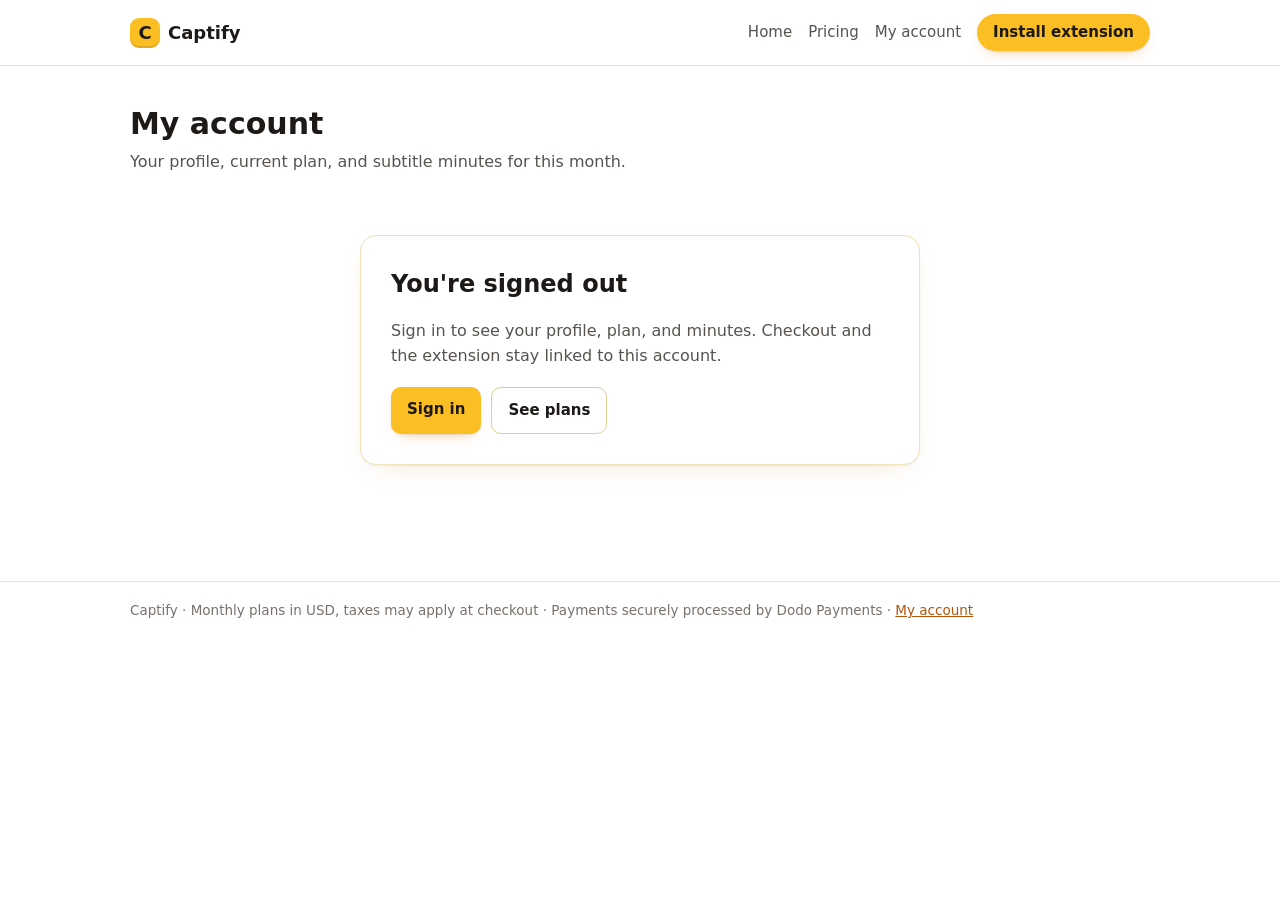
<file: account.html>
<!doctype html>
<html lang="en">
<head>
  <meta charset="utf-8" />
  <meta name="viewport" content="width=device-width, initial-scale=1" />
  <title>Captify — My account</title>
  <meta name="description" content="Your Captify profile: name, email, current plan and subtitle minutes quota." />
  <link rel="stylesheet" href="styles.css" />
</head>
<body>
  <header class="site-head">
    <div class="wrap">
      <a class="brand" href="index.html"><span class="brand-mark">C</span>Captify</a>
      <nav>
        <a href="index.html">Home</a>
        <a href="pricing.html">Pricing</a>
        <a href="account.html" aria-current="page">My account</a>
        <a data-webstore class="nav-cta" href="https://chromewebstore.google.com/" target="_blank" rel="noopener">Install extension</a>
      </nav>
    </div>
  </header>

  <main class="wrap account">
    <section class="hero hero-narrow">
      <h1>My account</h1>
      <p>Your profile, current plan, and subtitle minutes for this month.</p>
    </section>

    <div id="account-loading" class="plans-loading" aria-live="polite">
      <div class="spinner" aria-hidden="true"></div>
      <p>Loading your account…</p>
    </div>

    <!-- Signed out: gate before any profile renders. -->
    <section id="account-signedout" class="status-card" hidden>
      <h1>You're signed out</h1>
      <p>Sign in to see your profile, plan, and minutes. Checkout and the extension stay linked to this account.</p>
      <div class="actions">
        <a id="account-signin" class="btn btn-primary" href="signin.html">Sign in</a>
        <a class="btn btn-ghost" href="pricing.html">See plans</a>
      </div>
    </section>

    <div id="account-views" hidden>
      <!-- Profile: name, email, membership. Painted from the Supabase user. -->
      <section class="card account-profile" aria-label="Profile">
        <div class="account-identity">
          <span id="account-avatar" class="avatar" aria-hidden="true">C</span>
          <div>
            <h2 id="account-name">–</h2>
            <p id="account-email" class="account-email">–</p>
          </div>
          <span id="account-verified" class="pill" hidden></span>
        </div>
        <dl class="account-rows">
          <div>
            <dt>Member since</dt>
            <dd id="account-created">–</dd>
          </div>
          <div>
            <dt>User ID</dt>
            <dd><code id="account-id">–</code></dd>
          </div>
        </dl>
      </section>

      <!-- Plan: matched against the live catalog by name (same rule as
           pricing.js); falls back to the quota snapshot when offline. -->
      <section class="card" aria-label="Current plan">
        <p class="card-kicker">Current plan</p>
        <h2 id="plan-name">–</h2>
        <p id="plan-tagline" class="muted">–</p>
        <p id="plan-price" class="plan-price">–</p>
        <div class="actions">
          <a class="btn btn-primary" href="pricing.html">Manage plan</a>
          <a data-webstore class="btn btn-ghost" href="https://chromewebstore.google.com/" target="_blank" rel="noopener">Install extension</a>
        </div>
      </section>

      <!-- Quota: billed in whole subtitle seconds (see backend quota.py);
           shown here in minutes. Resets on the 1st of each month. -->
      <section class="card" aria-label="Minutes usage">
        <p class="card-kicker">Minutes this month</p>
        <div id="quota-body">
          <p class="quota-numbers"><strong id="quota-used">–</strong> of <span id="quota-limit">–</span> min used</p>
          <div class="quota-bar" role="progressbar" aria-label="Subtitle minutes used" aria-valuemin="0" aria-valuemax="100" aria-valuenow="0" id="quota-bar">
            <span id="quota-fill"></span>
          </div>
          <p id="quota-remaining" class="muted">–</p>
          <p class="muted small">Minutes reset on the 1st of each month. Silent stretches and failed sessions bill 0.</p>
        </div>
        <div id="quota-error" hidden>
          <p class="form-error">Usage couldn't load. Check your connection and try again.</p>
          <div class="actions">
            <button id="quota-retry" class="btn btn-ghost" type="button">Retry</button>
          </div>
        </div>
      </section>

      <section class="account-signout">
        <button id="account-signout" class="btn btn-ghost" type="button">Sign out</button>
      </section>
    </div>
  </main>

  <footer class="site-foot">
    <div class="wrap">
      Captify · Monthly plans in USD, taxes may apply at checkout ·
      Payments securely processed by Dodo Payments ·
      <a href="account.html">My account</a>
    </div>
  </footer>

  <script src="site-config.js"></script>
  <script src="auth.js"></script>
  <script src="account.js"></script>
</body>
</html>
</file>
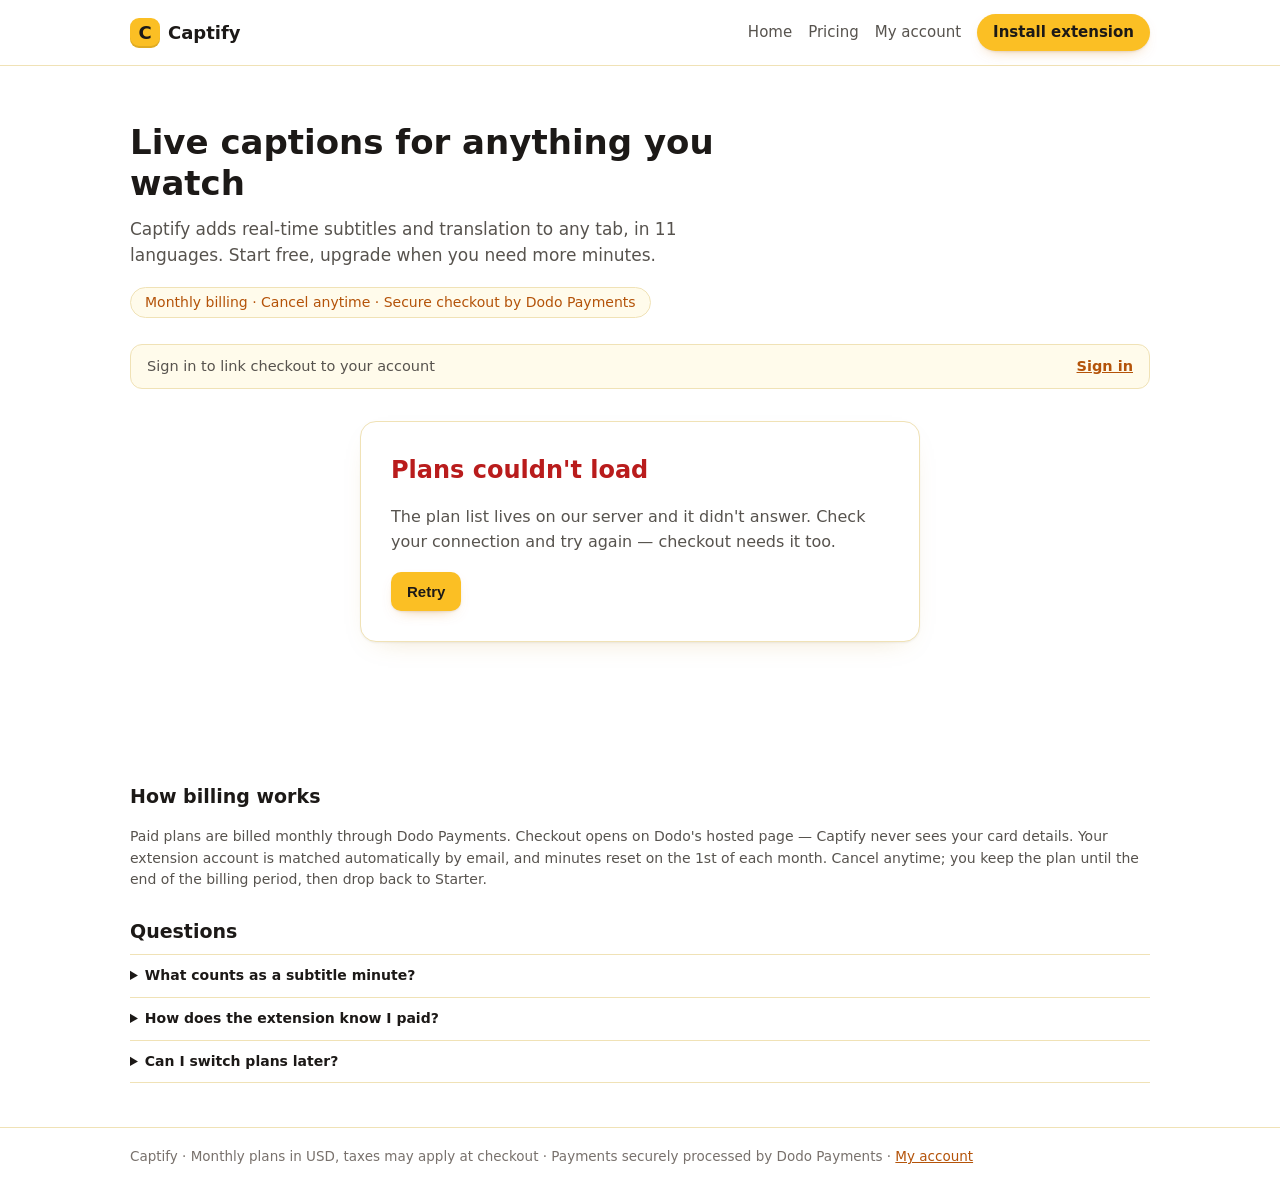
<file: pricing.html>
<!doctype html>
<html lang="en">
<head>
  <meta charset="utf-8" />
  <meta name="viewport" content="width=device-width, initial-scale=1" />
  <title>Captify — Plans &amp; Pricing</title>
  <meta name="description" content="Captify plans: live captions and translations for anything you watch. Monthly billing via Dodo Payments." />
  <link rel="stylesheet" href="styles.css" />
</head>
<body>
  <header class="site-head">
    <div class="wrap">
      <a class="brand" href="index.html"><span class="brand-mark">C</span>Captify</a>
      <nav>
        <a href="index.html">Home</a>
        <a href="pricing.html">Pricing</a>
        <a href="account.html">My account</a>
        <a data-webstore class="nav-cta" href="https://chromewebstore.google.com/" target="_blank" rel="noopener">Install extension</a>
      </nav>
    </div>
  </header>

  <main class="wrap">
    <section class="hero">
      <h1>Live captions for anything you watch</h1>
      <p>
        Captify adds real-time subtitles and translation to any tab, in
        11 languages. Start free, upgrade when you need more minutes.
      </p>
      <span class="billing-note">Monthly billing · Cancel anytime · Secure checkout by Dodo Payments</span>
    </section>

    <div class="account-bar" aria-live="polite">
      <span id="account-status">Checking sign-in…</span>
      <a id="account-action" href="signin.html">Sign in</a>
    </div>

    <!-- Cards render here from GET /api/v1/plans (DB-driven catalog):
         pricing.js builds one article.plan per row, highlights the
         signed-in account's current plan, and disables downgrades. -->
    <div id="plans-loading" class="plans-loading" aria-live="polite">
      <div class="spinner" aria-hidden="true"></div>
      <p>Loading plans…</p>
    </div>

    <div id="plans-error" class="status-card" hidden>
      <h1><span class="err">Plans couldn't load</span></h1>
      <p>The plan list lives on our server and it didn't answer. Check your connection and try again — checkout needs it too.</p>
      <div class="actions">
        <button id="plans-retry" class="btn btn-primary" type="button">Retry</button>
      </div>
    </div>

    <section class="plans" id="plans" aria-label="Plans" aria-live="polite"></section>

    <section class="fineprint">
      <h2>How billing works</h2>
      <p>
        Paid plans are billed monthly through Dodo Payments. Checkout opens on
        Dodo's hosted page — Captify never sees your card details. Your
        extension account is matched automatically by email, and minutes reset
        on the 1st of each month. Cancel anytime; you keep the plan until the
        end of the billing period, then drop back to Starter.
      </p>
      <div class="faq">
        <h2>Questions</h2>
        <details>
          <summary>What counts as a subtitle minute?</summary>
          <p>One minute of audio Captify captions for you, billed in whole
          seconds. Silent stretches and failed sessions bill 0.</p>
        </details>
        <details>
          <summary>How does the extension know I paid?</summary>
          <p>Sign in on this page before checking out and the plan is linked
          to your account automatically — you can pay with any email. Dodo
          notifies our server, which moves your account to the new plan,
          usually within a minute. Reopen the extension menu to see it.</p>
        </details>
        <details>
          <summary>Can I switch plans later?</summary>
          <p>Yes. Upgrading applies immediately; downgrading takes effect at
          the next billing date.</p>
        </details>
      </div>
    </section>
  </main>

  <footer class="site-foot">
    <div class="wrap">
      Captify · Monthly plans in USD, taxes may apply at checkout ·
      Payments securely processed by Dodo Payments ·
      <a href="account.html">My account</a>
    </div>
  </footer>

  <script src="site-config.js"></script>
  <script src="auth.js"></script>
  <script src="pricing.js"></script>
</body>
</html>
</file>
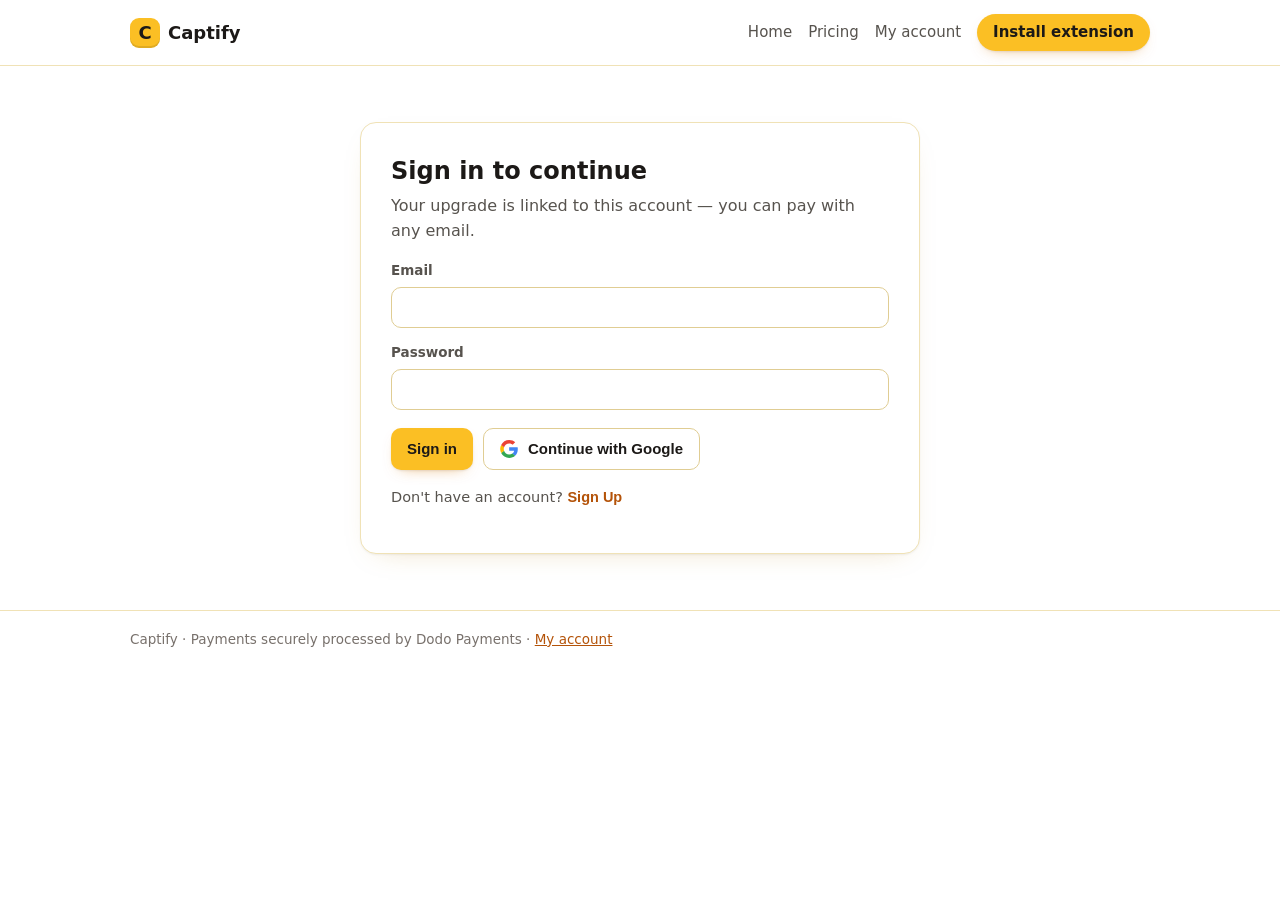
<file: signin.html>
<!doctype html>
<html lang="en">
<head>
  <meta charset="utf-8" />
  <meta name="viewport" content="width=device-width, initial-scale=1" />
  <title>Captify — Sign in</title>
  <meta name="description" content="Sign in to Captify to upgrade your plan. Checkout is linked to your account." />
  <link rel="stylesheet" href="styles.css" />
</head>
<body>
  <header class="site-head">
    <div class="wrap">
      <a class="brand" href="index.html"><span class="brand-mark">C</span>Captify</a>
      <nav>
        <a href="index.html">Home</a>
        <a href="pricing.html">Pricing</a>
        <a href="account.html">My account</a>
        <a data-webstore class="nav-cta" href="https://chromewebstore.google.com/" target="_blank" rel="noopener">Install extension</a>
      </nav>
    </div>
  </header>

  <main class="wrap">
    <section class="status-card" aria-live="polite">
      <!-- Shown while the page decides: Google return, existing session. -->
      <div id="signin-loading">
        <h1>Sign in to Captify</h1>
        <div class="spinner" aria-hidden="true"></div>
        <p>Checking your session…</p>
      </div>

      <div id="signin-form-wrap" hidden>
        <h1 id="signin-title">Sign in to continue</h1>
        <p id="signin-subtitle">Your upgrade is linked to this account — you can pay with any email.</p>
        <form id="signin-form" novalidate>
          <div id="signin-name-row" hidden>
            <label class="field">
              <span>First name</span>
              <input id="signin-firstname" type="text" autocomplete="given-name" />
            </label>
            <label class="field">
              <span>Last name</span>
              <input id="signin-lastname" type="text" autocomplete="family-name" />
            </label>
          </div>
          <label class="field">
            <span>Email</span>
            <input id="signin-email" type="email" required autocomplete="email" />
          </label>
          <label class="field">
            <span>Password</span>
            <input id="signin-password" type="password" required autocomplete="current-password" minlength="6" />
          </label>
          <p id="signin-error" class="form-error" hidden></p>
          <div class="actions">
            <button id="signin-submit" class="btn btn-primary" type="submit">Sign in</button>
            <button id="signin-google" class="btn btn-ghost btn-google" type="button"><img src="icons/google.svg" alt="" aria-hidden="true" /> Continue with Google</button>
          </div>
        </form>
        <p class="switch-line">
          <span id="signin-toggle-message">Don't have an account?</span>
          <button id="signin-toggle" class="linklike" type="button">Sign Up</button>
        </p>
      </div>

      <div id="signin-done" hidden>
        <h1><span class="ok">Signed in</span></h1>
        <p id="signin-welcome"></p>
        <div class="actions">
          <button id="signin-continue" class="btn btn-primary" type="button">Continue</button>
        </div>
      </div>
    </section>
  </main>

  <footer class="site-foot">
    <div class="wrap">Captify · Payments securely processed by Dodo Payments · <a href="account.html">My account</a></div>
  </footer>

  <script src="site-config.js"></script>
  <script src="auth.js"></script>
  <script src="signin.js"></script>
</body>
</html>
</file>
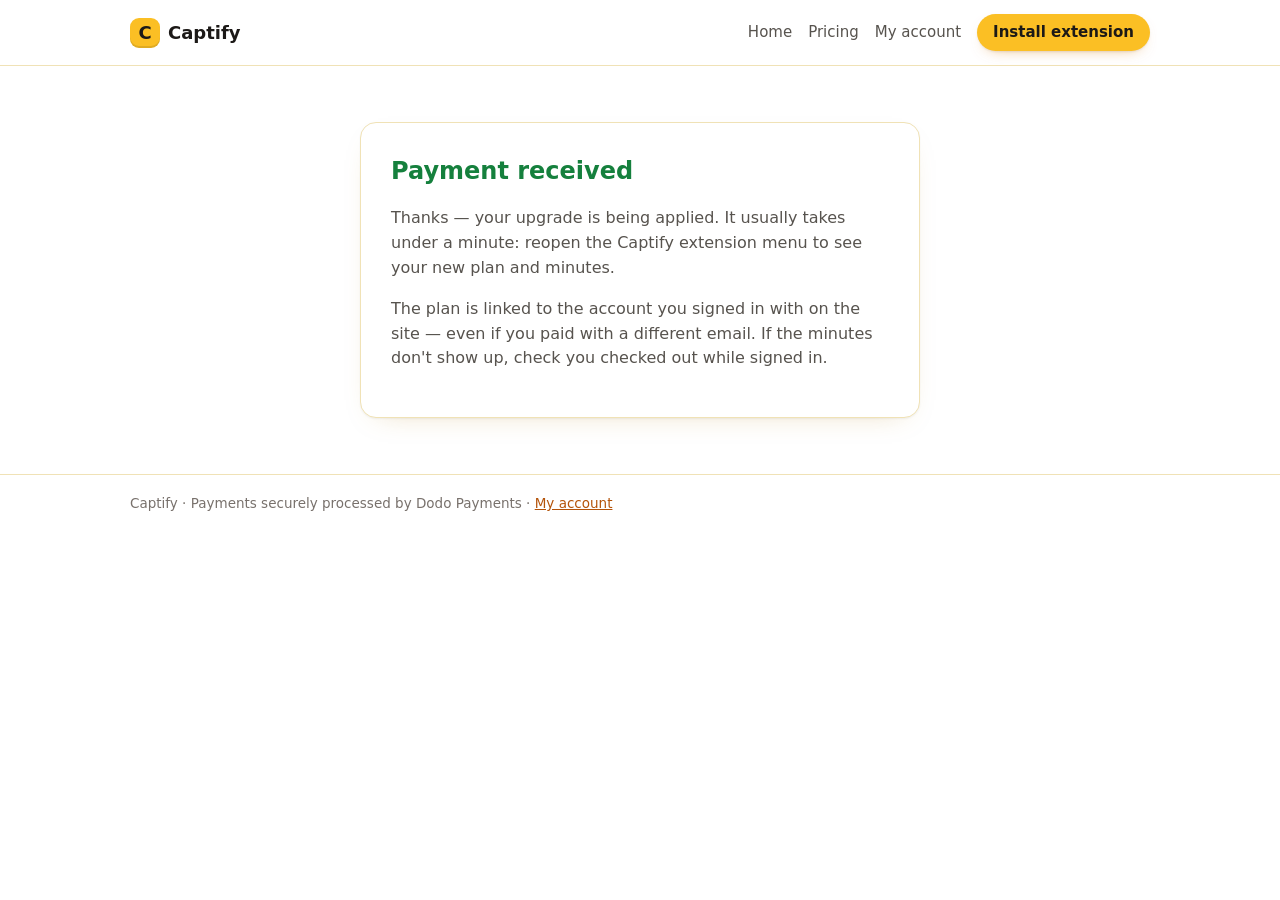
<file: success.html>
<!doctype html>
<html lang="en">
<head>
  <meta charset="utf-8" />
  <meta name="viewport" content="width=device-width, initial-scale=1" />
  <title>Captify — Payment received</title>
  <meta name="description" content="Your Captify upgrade is on its way." />
  <link rel="stylesheet" href="styles.css" />
</head>
<body>
  <header class="site-head">
    <div class="wrap">
      <a class="brand" href="index.html"><span class="brand-mark">C</span>Captify</a>
      <nav>
        <a href="index.html">Home</a>
        <a href="pricing.html">Pricing</a>
        <a href="account.html">My account</a>
        <a data-webstore class="nav-cta" href="https://chromewebstore.google.com/" target="_blank" rel="noopener">Install extension</a>
      </nav>
    </div>
  </header>

  <main class="wrap">
    <section class="status-card" aria-live="polite">
      <!-- Dodo redirects here after checkout: pricing.js passes this page as
           the required `redirect_url` on every static payment link. Dodo
           appends status/payment_id/email as query params. -->
      <div id="pay-ok">
        <h1><span class="ok">Payment received</span></h1>
        <p>
          Thanks — your upgrade is being applied. It usually takes under a
          minute: reopen the Captify extension menu to see your new plan and
          minutes.
        </p>
        <p>
          The plan is linked to the account you signed in with on the site —
          even if you paid with a different email. If the minutes don't show
          up, check you checked out while signed in.
        </p>
      </div>

      <div id="pay-issue" hidden>
        <h1><span class="err">Checkout didn't finish</span></h1>
        <p>
          The payment didn't complete. No minutes were added — you can try
          again from the pricing page.
        </p>
        <div class="actions">
          <a class="btn btn-primary" href="pricing.html">Back to plans</a>
        </div>
      </div>
    </section>
  </main>

  <footer class="site-foot">
    <div class="wrap">Captify · Payments securely processed by Dodo Payments · <a href="account.html">My account</a></div>
  </footer>

  <script>
    // Dodo appends ?status=cancelled (or an error) when checkout is
    // abandoned. Anything else means the payment went through and the
    // Dodo webhook (see EXTENSION_WIRING.md) upgrades the account.
    (function () {
      var q = {};
      try {
        String(location.search || "").replace(/^\?/, "").split("&").forEach(function (p) {
          var i = p.indexOf("=");
          if (i > 0) q[decodeURIComponent(p.slice(0, i))] = decodeURIComponent(p.slice(i + 1));
        });
      } catch (e) { /* treat as success */ }
      var s = String(q.status || q.state || "").toLowerCase();
      var bad = ["cancelled", "canceled", "failed", "error", "expired"];
      var isBad = bad.some(function (b) { return s.indexOf(b) !== -1; });
      document.getElementById("pay-ok").hidden = isBad;
      document.getElementById("pay-issue").hidden = !isBad;
    })();
  </script>
</body>
</html>
</file>
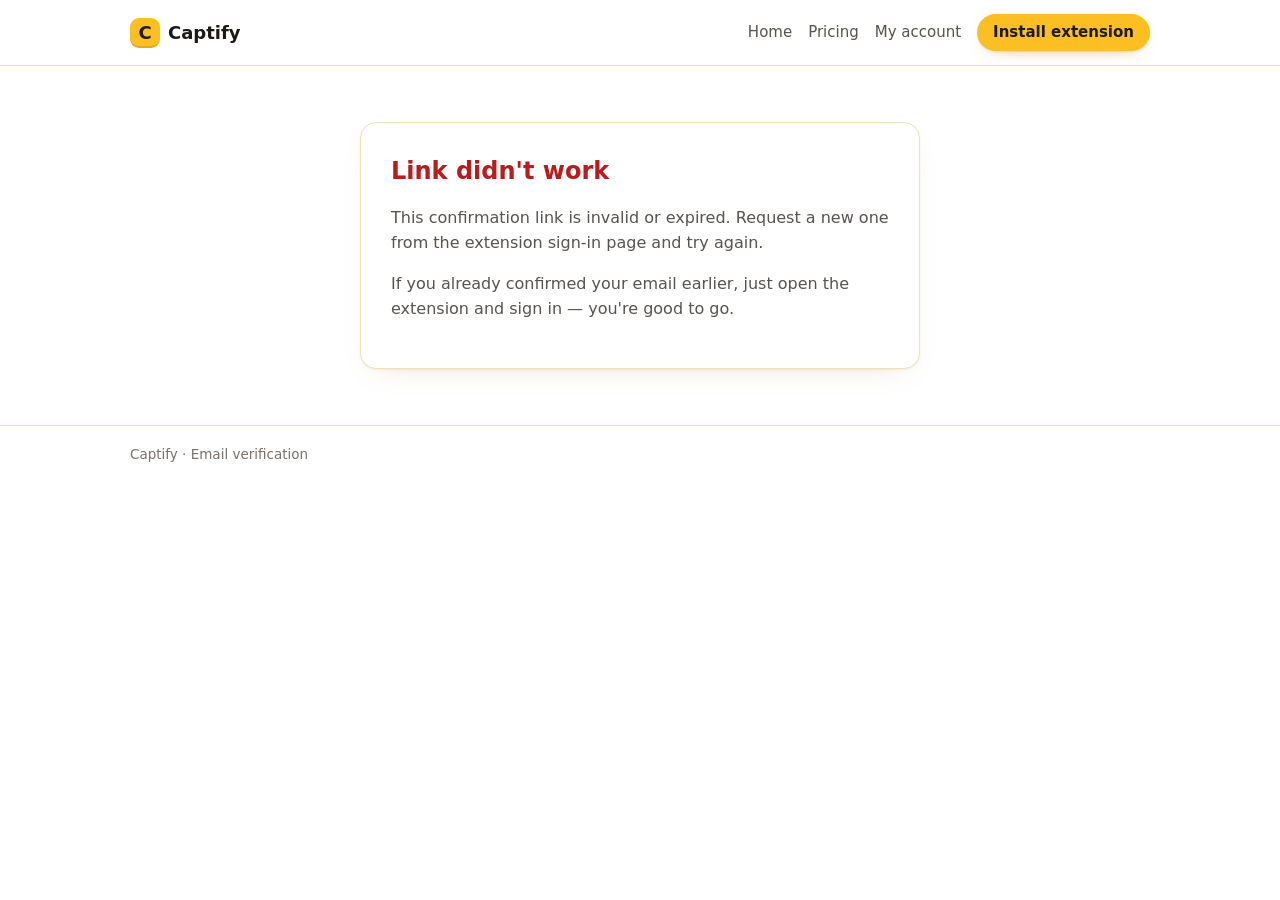
<file: verify.html>
<!doctype html>
<html lang="en">
<head>
  <meta charset="utf-8" />
  <meta name="viewport" content="width=device-width, initial-scale=1" />
  <title>Captify — Verify your email</title>
  <meta name="description" content="Confirm your Captify account email, then sign in to the extension." />
  <link rel="stylesheet" href="styles.css" />
</head>
<body>
  <header class="site-head">
    <div class="wrap">
      <a class="brand" href="index.html"><span class="brand-mark">C</span>Captify</a>
      <nav>
        <a href="index.html">Home</a>
        <a href="pricing.html">Pricing</a>
        <a href="account.html">My account</a>
        <a data-webstore class="nav-cta" href="https://chromewebstore.google.com/" target="_blank" rel="noopener">Install extension</a>
      </nav>
    </div>
  </header>

  <main class="wrap">
    <section class="status-card" aria-live="polite">
      <div id="verify-loading">
        <div class="spinner" aria-hidden="true"></div>
        <h1>Confirming your email…</h1>
        <p>One moment while we check the link from your inbox.</p>
      </div>

      <div id="verify-ok" hidden>
        <h1><span class="ok">Email verified</span></h1>
        <p id="verify-ok-text">
          Your email is confirmed. Open the Captify extension and sign in —
          captions are unlocked.
        </p>
        <div class="actions">
          <a class="btn btn-primary" href="pricing.html">See plans</a>
        </div>
      </div>

      <div id="verify-error" hidden>
        <h1><span class="err">Link didn't work</span></h1>
        <p id="verify-error-text">
          This confirmation link is invalid or expired. Request a new one from
          the extension sign-in page and try again.
        </p>
        <p>
          If you already confirmed your email earlier, just open the extension
          and sign in — you're good to go.
        </p>
      </div>
    </section>
  </main>

  <footer class="site-foot">
    <div class="wrap">Captify · Email verification</div>
  </footer>

  <script src="site-config.js"></script>
  <script src="verify.js"></script>
</body>
</html>
</file>
<file: styles.css>
/* Captify site — soft light theme: warm white + honey yellow.
   No frameworks, no build step. All dynamic pages (pricing.js cards,
   sign-in, verify, success) share these tokens. */

:root {
  --bg: #ffffff;
  --bg-soft: #fffbeb;        /* amber-50: gentle tint for bands */
  --panel: #ffffff;
  --panel-raised: #fffbeb;
  --line: #f0e2b6;           /* soft honey border */
  --line-strong: #e0cd93;
  --text: #1c1917;           /* warm near-black for headings */
  --body: #57534e;           /* warm gray for body copy */
  --muted: #78716c;          /* secondary text only, 14px+ */
  --accent: #fbbf24;         /* honey yellow fills */
  --accent-hover: #f59e0b;
  --accent-ink: #1c1917;     /* dark text on honey: high contrast */
  --accent-text: #b45309;    /* amber-700: yellow-hue text that reads on white */
  --good: #15803d;
  --good-bg: #dcfce7;
  --good-ink: #14532d;
  --bad: #b91c1c;
  --radius: 14px;
  --max: 1060px;
  --shadow-card: 0 1px 2px rgba(28, 25, 23, 0.05), 0 10px 28px -18px rgba(180, 130, 20, 0.35);
}

* { box-sizing: border-box; }

body {
  margin: 0;
  background: var(--bg);
  color: var(--body);
  font-family: system-ui, -apple-system, "Segoe UI", sans-serif;
  line-height: 1.55;
}

h1, h2, h3 { color: var(--text); }

a { color: var(--accent-text); }
a:hover { color: #92400e; }

::selection { background: #fde68a; }

:focus-visible {
  outline: 3px solid var(--accent-hover);
  outline-offset: 2px;
  border-radius: 4px;
}

.wrap {
  max-width: var(--max);
  margin: 0 auto;
  padding: 0 20px;
}

/* ---- header ---- */
.site-head {
  background: rgba(255, 255, 255, 0.92);
  border-bottom: 1px solid var(--line);
}
.site-head .wrap {
  display: flex;
  align-items: center;
  gap: 12px;
  padding-top: 14px;
  padding-bottom: 14px;
}
.brand {
  font-weight: 700;
  font-size: 18px;
  color: var(--text);
  text-decoration: none;
}
.brand-mark {
  display: inline-flex;
  align-items: center;
  justify-content: center;
  width: 30px;
  height: 30px;
  border-radius: 9px;
  background: var(--accent);
  color: var(--accent-ink);
  font-weight: 800;
  margin-right: 8px;
  box-shadow: inset 0 -2px 0 rgba(28, 25, 23, 0.12);
}
.site-head nav {
  margin-left: auto;
  display: flex;
  align-items: center;
  gap: 16px;
}
.site-head nav a {
  color: var(--body);
  text-decoration: none;
  font-size: 15px;
}
.site-head nav a:hover { color: var(--text); }
/* Navbar store button (TransParrot-style: text links + one filled CTA).
   Reads as a button but stays an <a> so it works with no JS. */
.site-head nav a.nav-cta {
  background: var(--accent);
  color: var(--accent-ink);
  font-weight: 650;
  border-radius: 999px;
  padding: 7px 16px;
  box-shadow: 0 1px 2px rgba(28, 25, 23, 0.08), 0 6px 16px -10px rgba(217, 119, 6, 0.7);
  white-space: nowrap;
}
.site-head nav a.nav-cta:hover {
  background: var(--accent-hover);
  color: var(--accent-ink);
}
@media (max-width: 640px) {
  .site-head .wrap { flex-wrap: wrap; }
  .site-head nav { flex-wrap: wrap; gap: 10px 14px; }
}

/* ---- hero ---- */
.hero {
  padding: 56px 0 8px;
  max-width: 640px;
}
.hero h1 {
  font-size: 34px;
  line-height: 1.2;
  margin: 0 0 12px;
  font-weight: 750;
}
.hero p {
  color: var(--body);
  margin: 0 0 8px;
  font-size: 17px;
}
.billing-note {
  display: inline-block;
  margin-top: 10px;
  font-size: 14px;
  color: var(--accent-text);
  background: var(--bg-soft);
  border: 1px solid var(--line);
  border-radius: 999px;
  padding: 4px 14px;
}

/* ---- plans ---- */
.plans {
  display: grid;
  grid-template-columns: repeat(3, 1fr);
  gap: 18px;
  padding: 32px 0 8px;
}
@media (max-width: 760px) {
  .plans { grid-template-columns: 1fr; }
}
.plan {
  background: var(--panel);
  border: 1px solid var(--line);
  border-radius: var(--radius);
  box-shadow: var(--shadow-card);
  padding: 24px;
  display: flex;
  flex-direction: column;
  position: relative;
}
.plan.featured {
  background: var(--panel-raised);
  border-color: var(--accent-hover);
  border-width: 2px;
}
.plan-flag {
  position: absolute;
  top: -13px;
  left: 20px;
  background: var(--accent);
  color: var(--accent-ink);
  font-size: 12.5px;
  font-weight: 700;
  border-radius: 999px;
  padding: 2px 12px;
}
/* Signed-in account's current plan: same flag treatment, green tint. */
.plan.is-current {
  border-color: var(--good);
  border-width: 2px;
}
.plan-flag--current {
  background: var(--good-bg);
  color: var(--good-ink);
}
/* Disabled plan buttons (current plan, unavailable downgrades,
   unconnected checkout): same ghost look, no pointer. */
.plan .cta .btn:disabled {
  opacity: 0.55;
  cursor: not-allowed;
}

/* ---- dynamic plans loading / error ---- */
/* Author display rules (flex below) beat the UA `[hidden] -> display:none`
   mapping, so enforce it: hidden must always hide. */
[hidden] {
  display: none !important;
}
.plans-loading {
  display: flex;
  align-items: center;
  gap: 12px;
  color: var(--muted);
  padding: 32px 0 8px;
}
.plans-loading p { margin: 0; }
#plans-error { margin-top: 32px; }
.plan h2 {
  margin: 0;
  font-size: 20px;
}
.plan .price {
  margin: 10px 0 2px;
  font-size: 30px;
  font-weight: 750;
  color: var(--text);
}
.plan .price small {
  font-size: 14px;
  font-weight: 400;
  color: var(--muted);
}
.plan .tagline {
  color: var(--body);
  font-size: 14.5px;
  margin: 0 0 14px;
}
.plan ul {
  list-style: none;
  margin: 0 0 20px;
  padding: 0;
  font-size: 14.5px;
}
.plan li {
  padding: 6px 0 6px 26px;
  position: relative;
  border-top: 1px solid var(--line);
}
.plan li::before {
  content: "✓";
  position: absolute;
  left: 6px;
  color: var(--good);
  font-weight: 700;
}
.plan li.dim { color: var(--muted); }
.plan li.dim::before {
  content: "–";
  color: var(--muted);
}
.plan .cta { margin-top: auto; }

/* ---- buttons ---- */
.btn {
  display: block;
  text-align: center;
  border-radius: 10px;
  padding: 11px 16px;
  font-size: 15px;
  font-weight: 650;
  text-decoration: none;
  cursor: pointer;
  border: 1px solid transparent;
  width: 100%;
}
.btn-primary {
  background: var(--accent);
  color: var(--accent-ink);
  border: none;
  box-shadow: 0 1px 2px rgba(28, 25, 23, 0.08), 0 6px 16px -10px rgba(217, 119, 6, 0.7);
}
.btn-primary:hover { background: var(--accent-hover); }
.btn-primary:disabled {
  opacity: 0.55;
  cursor: wait;
}
.btn-ghost {
  background: var(--bg);
  color: var(--text);
  border-color: var(--line-strong);
}
.btn-ghost:hover { border-color: var(--accent-hover); background: var(--bg-soft); }
/* Google sign-in: brand icon + label centered as one row. The SVG file
   carries width/height attributes, so pin the rendered size here. */
.btn-google {
  display: flex;
  align-items: center;
  justify-content: center;
  gap: 10px;
}
.btn-google img {
  width: 18px;
  height: 18px;
  flex: none;
}

/* ---- account bar (pricing) ---- */
.account-bar {
  display: flex;
  align-items: center;
  gap: 12px;
  background: var(--bg-soft);
  border: 1px solid var(--line);
  border-radius: 12px;
  padding: 10px 16px;
  margin-top: 18px;
  font-size: 14.5px;
  color: var(--body);
}
.account-bar a {
  margin-left: auto;
  font-weight: 650;
  white-space: nowrap;
}

/* ---- auth form (sign-in page) ---- */
.field {
  display: block;
  margin: 0 0 14px;
}
.field span {
  display: block;
  font-size: 13.5px;
  font-weight: 600;
  color: var(--body);
  margin-bottom: 6px;
}
.field input {
  width: 100%;
  background: var(--bg);
  border: 1px solid var(--line-strong);
  border-radius: 10px;
  padding: 11px 12px;
  color: var(--text);
  font-size: 15px;
}
.field input:focus {
  outline: none;
  border-color: var(--accent-hover);
  box-shadow: 0 0 0 3px rgba(251, 191, 36, 0.35);
}
.field input:disabled {
  opacity: 0.5;
}
#signin-name-row {
  display: grid;
  grid-template-columns: 1fr 1fr;
  gap: 12px;
}
.form-error {
  color: var(--bad);
  font-size: 14px;
  margin: 0 0 14px;
}
.switch-line {
  margin-top: 16px;
  font-size: 14.5px;
  color: var(--body);
}
.linklike {
  background: none;
  border: none;
  padding: 0;
  color: var(--accent-text);
  font-size: inherit;
  font-weight: 650;
  cursor: pointer;
}
#signin-subtitle { margin-top: -6px; color: var(--body); }

/* ---- fine print / faq ---- */
.fineprint {
  color: var(--body);
  font-size: 14px;
  padding: 18px 0 8px;
}
.fineprint h2, .faq h2 {
  color: var(--text);
  font-size: 19px;
  margin: 26px 0 8px;
}
.faq details {
  border-top: 1px solid var(--line);
  padding: 10px 0;
}
.faq details:last-child { border-bottom: 1px solid var(--line); }
.faq summary {
  cursor: pointer;
  font-weight: 600;
  color: var(--text);
}
.faq p {
  color: var(--body);
  font-size: 14.5px;
  margin: 6px 0 4px;
}

.site-foot {
  border-top: 1px solid var(--line);
  margin-top: 36px;
  padding: 18px 0 30px;
  color: var(--muted);
  font-size: 13.5px;
}

/* ---- status cards (verify / success pages) ---- */
.status-card {
  background: var(--panel);
  border: 1px solid var(--line);
  border-radius: 16px;
  box-shadow: var(--shadow-card);
  padding: 30px;
  margin: 56px auto;
  max-width: 560px;
}
.status-card h1 {
  font-size: 24px;
  margin: 0 0 10px;
}
.status-card p { color: var(--body); }
.status-card .ok { color: var(--good); font-weight: 700; }
.status-card .err { color: var(--bad); font-weight: 700; }
.status-card .actions {
  display: flex;
  gap: 10px;
  margin-top: 18px;
  flex-wrap: wrap;
}
.status-card .actions .btn { width: auto; }
.spinner {
  width: 26px;
  height: 26px;
  border-radius: 50%;
  border: 3px solid var(--line);
  border-top-color: var(--accent-hover);
  animation: spin 0.9s linear infinite;
  margin: 6px 0 12px;
}
@media (prefers-reduced-motion: reduce) {
  .spinner { animation: none; }
}
@keyframes spin { to { transform: rotate(360deg); } }
code.addr {
  display: block;
  background: var(--bg-soft);
  border: 1px solid var(--line);
  border-radius: 8px;
  padding: 8px 10px;
  margin-top: 10px;
  word-break: break-all;
  color: var(--text);
  font-size: 13px;
}

/* ---- account page ---- */
.account {
  padding-bottom: 24px;
}
.hero-narrow {
  padding: 40px 0 4px;
}
.hero-narrow h1 {
  font-size: 30px;
  margin: 0 0 8px;
}
.hero-narrow p {
  margin: 0;
  font-size: 16px;
}
.card {
  background: var(--panel);
  border: 1px solid var(--line);
  border-radius: var(--radius);
  box-shadow: var(--shadow-card);
  padding: 22px 24px;
  margin-top: 18px;
}
.card h2 {
  margin: 0;
  font-size: 21px;
}
.card-kicker {
  margin: 0 0 6px;
  font-size: 12.5px;
  font-weight: 700;
  letter-spacing: 0.04em;
  text-transform: uppercase;
  color: var(--accent-text);
}
.card .actions {
  display: flex;
  gap: 10px;
  margin-top: 16px;
  flex-wrap: wrap;
}
.card .actions .btn { width: auto; }
.muted { color: var(--muted); }
.small { font-size: 13.5px; }
.account-identity {
  display: flex;
  align-items: center;
  gap: 14px;
}
.account-identity h2 { overflow-wrap: anywhere; }
.account-email {
  margin: 2px 0 0;
  color: var(--body);
  font-size: 14.5px;
  overflow-wrap: anywhere;
}
.avatar {
  flex: none;
  display: inline-flex;
  align-items: center;
  justify-content: center;
  width: 52px;
  height: 52px;
  border-radius: 50%;
  background: var(--accent);
  color: var(--accent-ink);
  font-size: 22px;
  font-weight: 800;
  box-shadow: inset 0 -2px 0 rgba(28, 25, 23, 0.12);
}
.pill {
  margin-left: auto;
  flex: none;
  font-size: 12.5px;
  font-weight: 700;
  border-radius: 999px;
  padding: 3px 12px;
  border: 1px solid var(--line-strong);
  color: var(--body);
  background: var(--bg-soft);
  white-space: nowrap;
}
.pill-ok {
  background: var(--good-bg);
  border-color: var(--good-bg);
  color: var(--good-ink);
}
.pill-warn {
  background: #fef3c7;
  border-color: #f0e2b6;
  color: #92400e;
}
.account-rows {
  margin: 16px 0 0;
  padding: 0;
  border-top: 1px solid var(--line);
}
.account-rows > div {
  display: flex;
  gap: 12px;
  padding: 10px 0;
  border-bottom: 1px solid var(--line);
}
.account-rows dt {
  flex: none;
  width: 130px;
  font-size: 13.5px;
  font-weight: 600;
  color: var(--body);
}
.account-rows dd {
  margin: 0;
  font-size: 14.5px;
  color: var(--text);
  overflow-wrap: anywhere;
  min-width: 0;
}
.account-rows dd code {
  font-size: 12.5px;
  word-break: break-all;
}
.plan-price {
  margin: 8px 0 0;
  font-size: 17px;
  font-weight: 700;
  color: var(--text);
}
.quota-numbers {
  font-size: 17px;
  color: var(--body);
  margin: 0 0 12px;
}
.quota-numbers strong {
  font-size: 30px;
  font-weight: 750;
  color: var(--text);
}
.quota-bar {
  height: 10px;
  border-radius: 999px;
  background: var(--bg-soft);
  border: 1px solid var(--line);
  overflow: hidden;
}
.quota-bar > span {
  display: block;
  height: 100%;
  width: 0;
  border-radius: 999px;
  background: var(--accent);
  transition: width 0.4s ease;
}
.quota-bar > span.quota-fill--low { background: var(--bad); }
.quota-low { color: var(--bad); font-weight: 600; }
.account-signout {
  margin-top: 22px;
}
.account-signout .btn { width: auto; }
</file>
